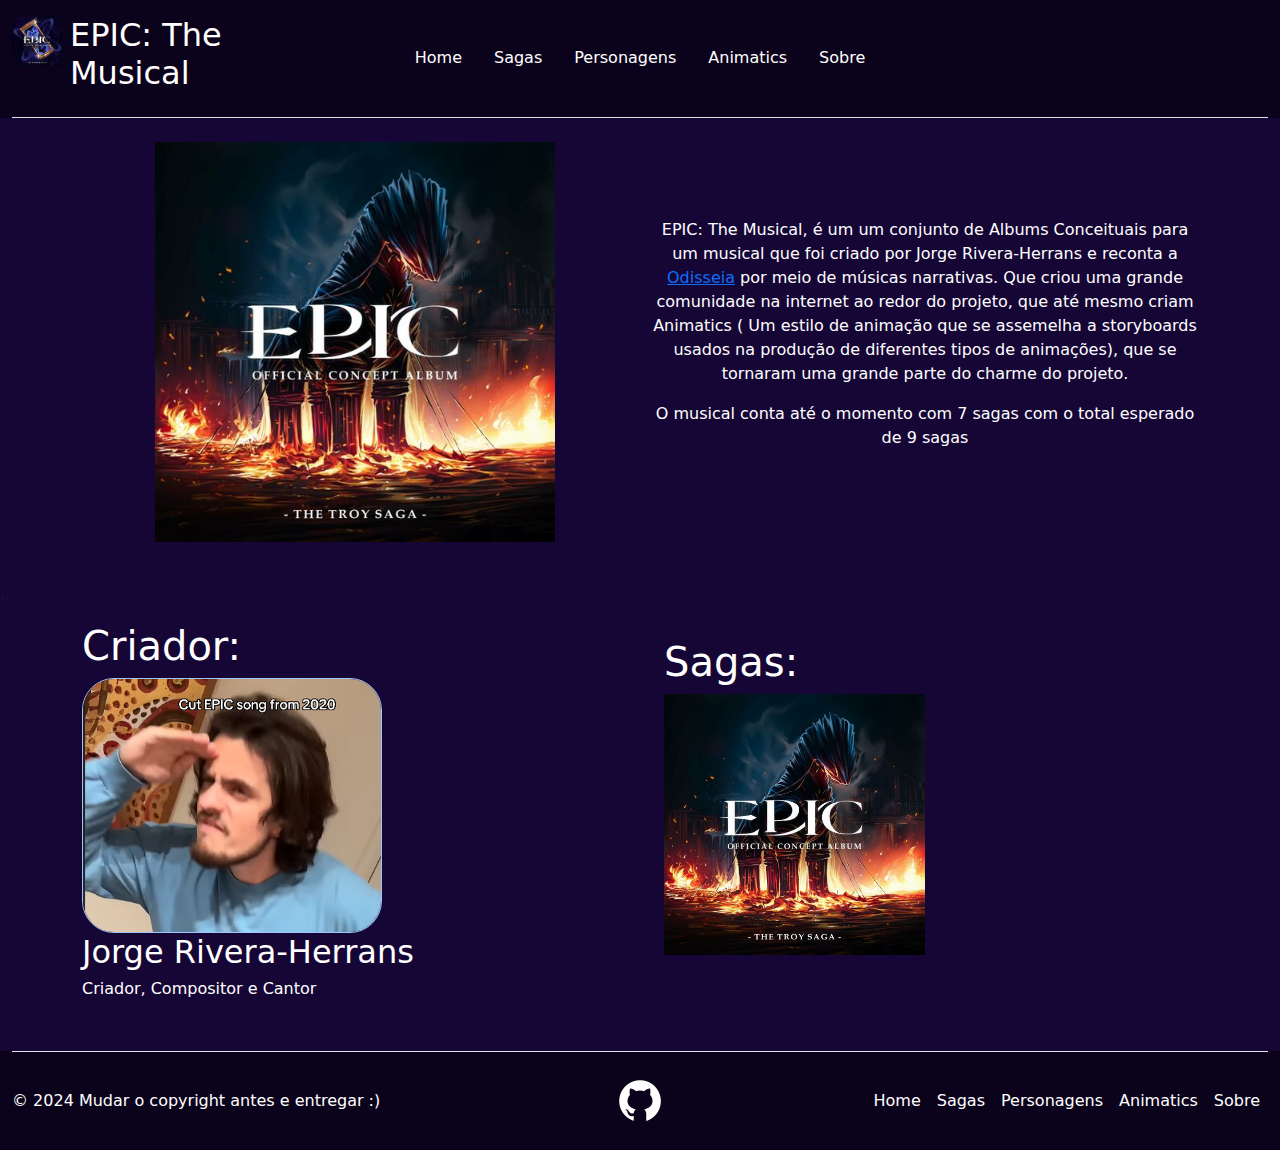
<file: index.html>
<!DOCTYPE html>
<html lang="en">
<head>
    <meta charset="UTF-8">
    <meta name="viewport" content="width=device-width, initial-scale=1.0">
    <link rel="stylesheet" href="css/bootstrap.min.css">
    <link rel="stylesheet" href="css/style.css">
    <title>Página sobre Epic :D</title>
</head>
<body>
    
  <div class="headerfooter container-fluid">
    <header class=" d-flex flex-wrap align-items-center justify-content-center justify-content-md-between py-3 mb-4 border-bottom">
      <div class="col-md-3 mb-2 mb-md-0">
        <a href="index.html" class="d-inline-flex link-body-emphasis text-decoration-none">
          <img width="50" height="50" src="imgs/wisdom.jpeg" alt="">
          <h2 class="px-2 text-white">EPIC: The Musical</h2>
        </a>
      </div>

      <ul class="nav col-12 col-md-auto mb-2 justify-content-center mb-md-0">
        <li><a href="index.html" class="nav-link px-90 text-white">Home</a></li>
        <li><a href="sagas.html" class="nav-link px-90 text-white">Sagas</a></li>
        <li><a href="personagens.html" class="nav-link px-90 text-white">Personagens</a></li>
        <li><a href="animatics.html" class="nav-link px-90 text-white">Animatics</a></li>
        <li><a href="sobre.html" class="nav-link px-90 text-white">Sobre</a></li>
      </ul>

      <div class="col-md-3 text-end">
      </div>
    </header>
  </div>


    <main>

      <div class="container text-center text-white">
        <div class="row">
          <div class="col">
            <img width="400" height="400" src="imgs/troy.png" alt="">
          </div>
          <div class="col texto">
            <p>EPIC: The Musical, é um um conjunto de Albums Conceituais para um musical que foi criado por Jorge Rivera-Herrans e reconta a <a href="https://pt.wikipedia.org/wiki/Odisseia">Odisseia</a> 
              por meio de músicas narrativas. Que criou uma grande comunidade na internet ao redor do projeto, que até mesmo criam Animatics 
              ( Um estilo de animação que se assemelha a storyboards usados na produção de diferentes tipos de animações), que se tornaram uma grande parte do charme do projeto.
            </p>

            <p>O musical conta até o momento com 7 sagas com o total esperado de 9 sagas</p>
          </div>
        </div>
      </div>

      <nav aria-label="breadcrumb">
        <ol class="breadcrumb">
          <li class="breadcrumb-item active" aria-current="page">.</li>
        </ol>
      </nav>

      <div class="container text-white">
        <div class="row">
          <div class="col">
            <div class="text-white justify-content-lg-start mx-auto">
              <h1>Criador:</h1>
              <img class=" img-fluid border border-primary-subtle rounded-5" width="300" height="300" src="imgs/jorge.png" alt="">
              <h2>Jorge Rivera-Herrans</h2>
              <h6>Criador, Compositor e Cantor</h6>
            </div>
          </div>
          <div class="col py-3">
            <div class="container">
              <a href="sagas.html" class="text-decoration-none text-white">
                <h1>Sagas:</h1>
                <div id="carouselExampleAutoplaying" class="carousel slide teste ali" data-bs-ride="carousel" data-bs-interval="5000">
                  <div class="carousel-inner">
                    <div class="carousel-item active">
                      <img src="imgs/troy.png" class="d-block w-50 " data-bs-interval="4000" alt="...">
                    </div>
                    <div class="carousel-item"  data-bs-interval="4000">
                      <img src="imgs/cyclops.png" class="d-block w-50"  alt="...">
                    </div>
                    <div class="carousel-item" data-bs-interval="4000">
                      <img src="imgs/ocean.png" class="d-block w-50" height="318"  alt="...">
                    </div>
                    <div class="carousel-item" data-bs-interval="4000">
                      <img src="imgs/circe.png" class="d-block w-50" height="318"  alt="...">
                    </div>
                    <div class="carousel-item" data-bs-interval="4000">
                      <img src="imgs/underworld.png" class="d-block w-50" height="318"  alt="...">
                    </div>
                    <div class="carousel-item" data-bs-interval="4000">
                      <img src="imgs/thunder.png" class="d-block w-50" height="318"  alt="...">
                    </div>
                    <div class="carousel-item" data-bs-interval="4000">
                      <img src="imgs/wisdom.png" class="d-block w-50" height="318"  alt="...">
                    </div>
                  </div>
                  </a>
            </div>
            
            </div>
          </div>
        </div>
      </div>
    </main>

    <div class=" headerfooter container-fluid ">
      <footer class="d-flex flex-wrap justify-content-between align-items-center py-4 my- border-top">
        <p class="col-md-4 mb-0 text-white">&copy; 2024 Mudar o copyright antes e entregar :)</p>
    
        <a href="https://github.com/eeRaike" class="col-md-4 d-flex align-items-center justify-content-center mb-3 mb-md-0 me-md-auto link-body-emphasis text-decoration-none">
          <img width="50" height="50" src="imgs/github.png" alt="">
        </a>
        
        

        <ul class="nav col-md-4 justify-content-end">
          
          <li class="nav-item"><a href="index.html" class="nav-link px-2 text-white">Home</a></li>
          <li class="nav-item"><a href="sagas.html" class="nav-link px-2 text-white">Sagas</a></li>
          <li class="nav-item"><a href="personagens.html" class="nav-link px-2 text-white">Personagens</a></li>
          <li class="nav-item"><a href="animatics.html" class="nav-link px-2 text-white">Animatics</a></li>
          <li class="nav-item"><a href="sobre.html" class="nav-link px-2 text-white">Sobre</a></li>
        </ul>
        
      </footer>
    </div>

    

    <script src="js/bootstrap.bundle.min.js"></script>
</body>
</html>
</file>
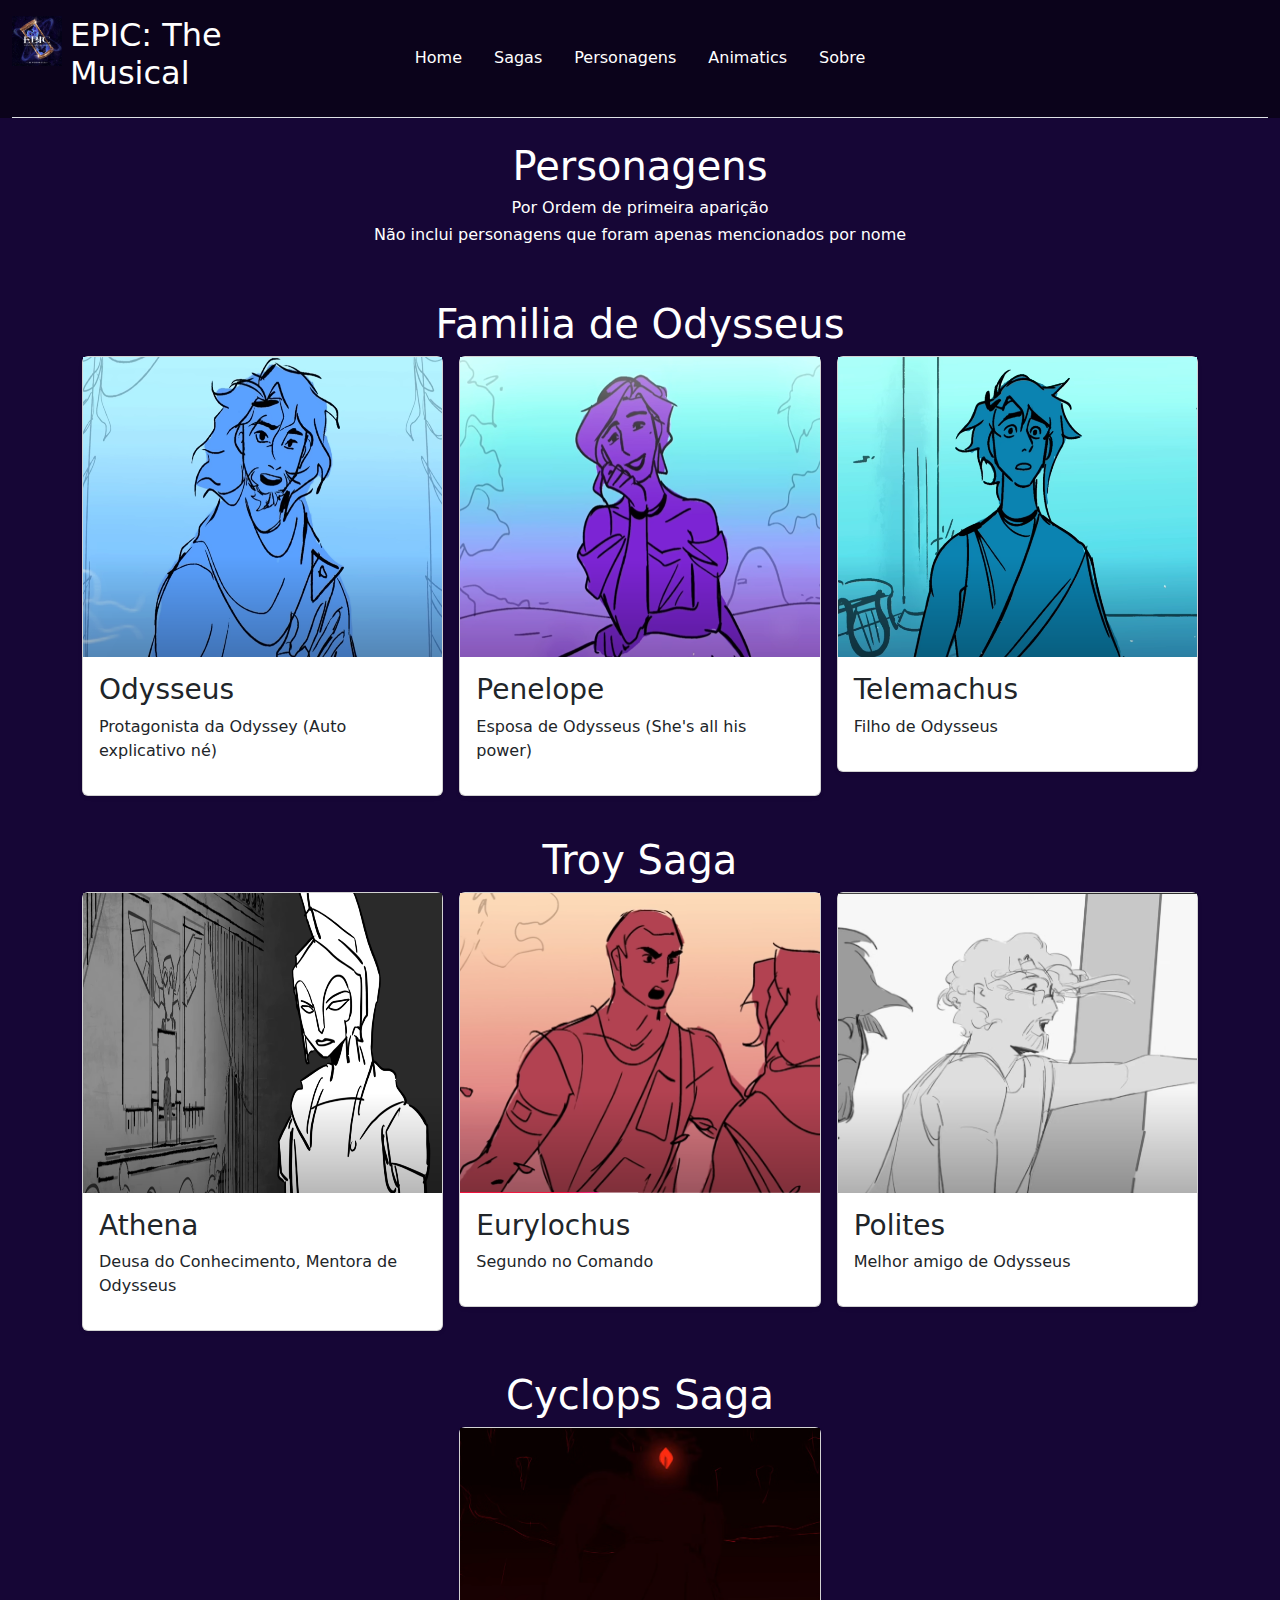
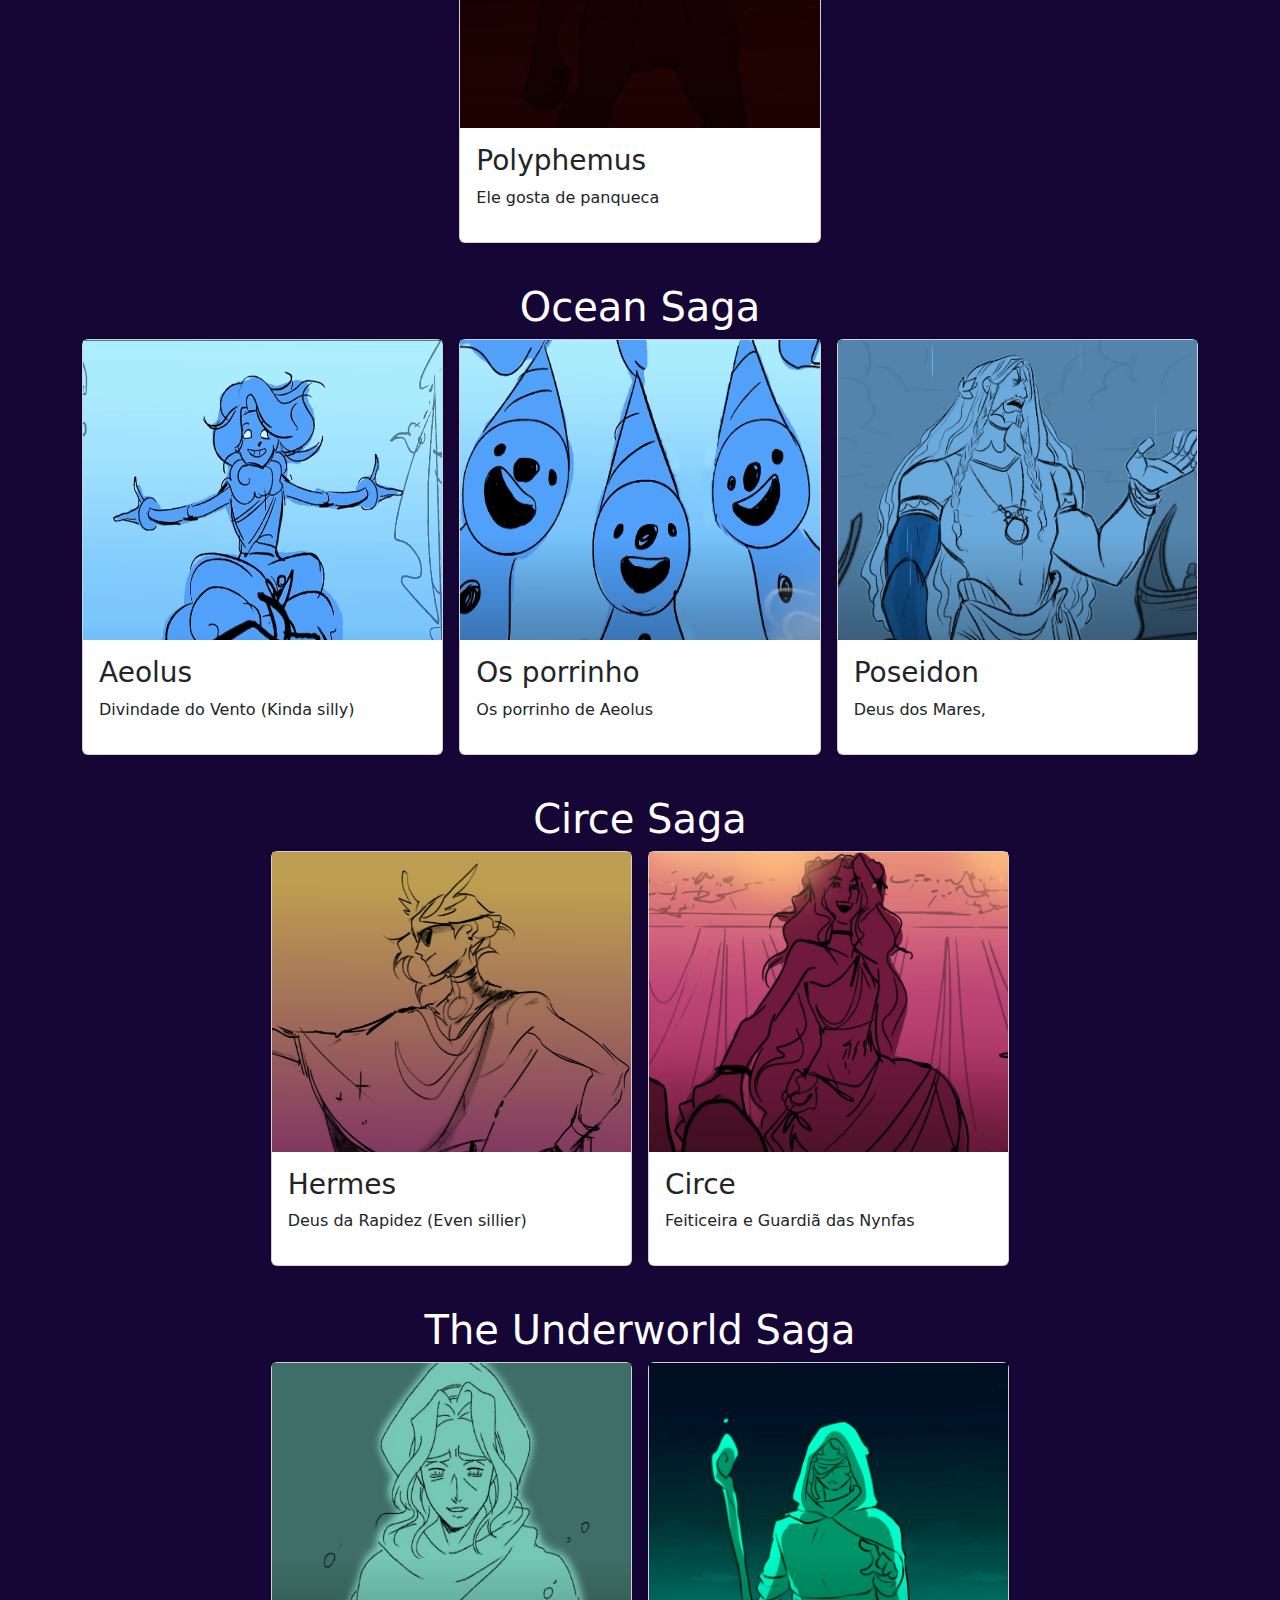
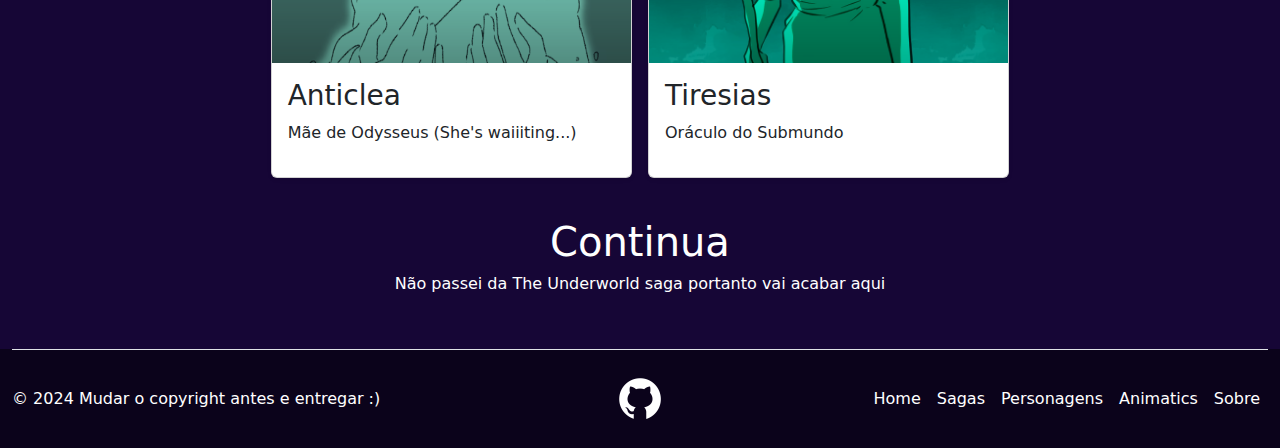
<file: personagens.html>
<!DOCTYPE html>
<html lang="en">
<head>
    <meta charset="UTF-8">
    <meta name="viewport" content="width=device-width, initial-scale=1.0">
    <link rel="stylesheet" href="css/bootstrap.min.css">
    <link rel="stylesheet" href="css/style.css">
    <title>Página sobre Epic :D</title>
</head>
<body>
    
  <div class="headerfooter container-fluid">
    <header class=" d-flex flex-wrap align-items-center justify-content-center justify-content-md-between py-3 mb-4 border-bottom">
      <div class="col-md-3 mb-2 mb-md-0">
        <a href="index.html" class="d-inline-flex link-body-emphasis text-decoration-none">
          <img width="50" height="50" src="imgs/wisdom.jpeg" alt="">
          <h2 class="px-2 text-white">EPIC: The Musical</h2>
        </a>
      </div>

      <ul class="nav col-12 col-md-auto mb-2 justify-content-center mb-md-0">
        <li><a href="index.html" class="nav-link px-90 text-white">Home</a></li>
        <li><a href="sagas.html" class="nav-link px-90 text-white">Sagas</a></li>
        <li><a href="personagens.html" class="nav-link px-90 text-white">Personagens</a></li>
        <li><a href="animatics.html" class="nav-link px-90 text-white">Animatics</a></li>
        <li><a href="sobre.html" class="nav-link px-90 text-white">Sobre</a></li>
      </ul>

      <div class="col-md-3 text-end">
      </div>
    </header>
  </div>

  <main>
    <h1 class="text-center text-white">Personagens</h1>
      <h6 class="text-center text-white">Por Ordem de primeira aparição</h6>
      <h6 class="text-center text-white">Não inclui personagens que foram apenas mencionados por nome</h6>
      
    <div class="album py-5">
      <div class="container">
        <div class="text-center text-white"><h1>Familia de Odysseus</h1></div>
        <div class="row row-cols-1 row-cols-sm-2 row-cols-md-3 g-3">
          <div class="col">
            <div class="card shadow-sm">
              <img src="imgs/odysseus.png" height="300" alt="">
              <div class="card-body">
                <h3 class="card-text">Odysseus</h3>
                <p>Protagonista da Odyssey (Auto explicativo né)</p>
                <div class="d-flex justify-content-between align-items-center">
                  <small class="text-body-secondary"></small>
                </div>
              </div>
            </div>
          </div>
          <div class="col">
            <div class="card shadow-sm">
              <img src="imgs/penelope.png" height="300" alt="">
              <div class="card-body">
                <h3 class="card-text">Penelope</h3>
                <p>Esposa de Odysseus (She's all his power)</p>
                <div class="d-flex justify-content-between align-items-center">
                  <small class="text-body-secondary"></small>
                </div>
              </div>
            </div>
          </div>
          <div class="col">
            <div class="card shadow-sm">
              <img src="imgs/Telemachus.png" height="300" alt="">
              <div class="card-body">
                <h3 class="card-text">Telemachus</h3>
                <p>Filho de Odysseus</p>
                <div class="d-flex justify-content-between align-items-center">
                  <small class="text-body-secondary"></small>
                </div>
              </div>
            </div>
          </div>
        </div>
      </div>
      <div class="container">
        <div class="text-center text-white"><h1>Troy Saga</h1></div>
        <div class="row row-cols-1 row-cols-sm-2 row-cols-md-3 g-3">
          <div class="col">
            <div class="card shadow-sm">
              <img src="imgs/Athena.png" height="300" alt="">
              <div class="card-body">
                <h3 class="card-text">Athena</h3>
                <p>Deusa do Conhecimento, Mentora de Odysseus</p>
                <div class="d-flex justify-content-between align-items-center">
                  <small class="text-body-secondary"></small>
                </div>
              </div>
            </div>
          </div>
          <div class="col">
            <div class="card shadow-sm">
              <img src="imgs/Eurylochus.png" height="300" alt="">
              <div class="card-body">
                <h3 class="card-text">Eurylochus</h3>
                <p>Segundo no Comando</p>
                <div class="d-flex justify-content-between align-items-center">
                  <small class="text-body-secondary"></small>
                </div>
              </div>
            </div>
          </div>
          <div class="col">
            <div class="card shadow-sm">
              <img src="imgs/Polites.png" height="300" alt="">
              <div class="card-body">
                <h3 class="card-text">Polites</h3>
                <p>Melhor amigo de Odysseus</p>
                <div class="d-flex justify-content-between align-items-center">
                  <small class="text-body-secondary"></small>
                </div>
              </div>
            </div>
          </div>
        </div>
      </div>
      <div class="container">
        <div class="text-center text-white"><h1>Cyclops Saga</h1></div>
        <div class="row row-cols-1 row-cols-sm-2 row-cols-md-3 g-3 justify-content-center">
          <div class="col">
            <div class="card shadow-sm">
              <img src="imgs/Polyphemus.png" height="300" alt="">
              <div class="card-body">
                <h3 class="card-text">Polyphemus</h3>
                <p>Ele gosta de panqueca</p>
                <div class="d-flex justify-content-between align-items-center">
                  <small class="text-body-secondary"></small>
                </div>
              </div>
            </div>
          </div>
        </div>
      </div>

      <div class="container">
        <div class="text-center text-white"><h1>Ocean Saga</h1></div>
        <div class="row row-cols-1 row-cols-sm-2 row-cols-md-3 g-3">
          <div class="col">
            <div class="card shadow-sm">
              <img src="imgs/Aeolus.png" height="300" alt="">
              <div class="card-body">
                <h3 class="card-text">Aeolus</h3>
                <p>Divindade do Vento (Kinda silly)</p>
                <div class="d-flex justify-content-between align-items-center">
                  <small class="text-body-secondary"></small>
                </div>
              </div>
            </div>
          </div>
          <div class="col">
            <div class="card shadow-sm">
              <img src="imgs/Os porrinho.png" height="300" alt="">
              <div class="card-body">
                <h3 class="card-text">Os porrinho</h3>
                <p>Os porrinho de Aeolus</p>
                <div class="d-flex justify-content-between align-items-center">
                  <small class="text-body-secondary"></small>
                </div>
              </div>
            </div>
          </div>
          <div class="col">
            <div class="card shadow-sm">
              <img src="imgs/PO-SEI-DON-PO-SEI-DON.png" height="300" alt="">
              <div class="card-body">
                <h3 class="card-text">Poseidon</h3>
                <p>Deus dos Mares, </p>
                <div class="d-flex justify-content-between align-items-center">
                  <small class="text-body-secondary"></small>
                </div>
              </div>
            </div>
          </div>
        </div>
      </div>

      <div class="container">
        <div class="text-center text-white"><h1>Circe Saga</h1></div>
        <div class="row row-cols-1 row-cols-sm-2 row-cols-md-3 g-3 justify-content-center"> 
          <div class="col">
            <div class="card shadow-sm">
              <img src="imgs/hermes2.png" height="300" alt="">
              <div class="card-body">
                <h3 class="card-text">Hermes</h3>
                <p>Deus da Rapidez (Even sillier)</p>
                <div class="d-flex justify-content-between align-items-center">
                  <small class="text-body-secondary"></small>
                </div>
              </div>
            </div>
          </div>
          <div class="col">
            <div class="card shadow-sm">
              <img src="imgs/Circepfp.png" height="300" alt="">
              <div class="card-body">
                <h3 class="card-text">Circe</h3>
                <p>Feiticeira e Guardiã das Nynfas</p>
                <div class="d-flex justify-content-between align-items-center">
                  <small class="text-body-secondary"></small>
                </div>
              </div>
            </div>
          </div>
          
        </div>
      </div>

      <div class="container">
        <div class="text-center text-white"><h1>The Underworld Saga</h1></div>
        <div class="row row-cols-1 row-cols-sm-2 row-cols-md-3 g-3 justify-content-center"> 
          <div class="col">
            <div class="card shadow-sm">
              <img src="imgs/mom.png" height="300" alt="">
              <div class="card-body">
                <h3 class="card-text">Anticlea</h3>
                <p>Mãe de Odysseus (She's waiiiting...)</p>
                <div class="d-flex justify-content-between align-items-center">
                  <small class="text-body-secondary"></small>
                </div>
              </div>
            </div>
          </div>
          <div class="col">
            <div class="card shadow-sm">
              <img src="imgs/Tiresias.png" height="300" alt="">
              <div class="card-body">
                <h3 class="card-text">Tiresias</h3>
                <p>Oráculo do Submundo</p>
                <div class="d-flex justify-content-between align-items-center">
                  <small class="text-body-secondary"></small>
                </div>
              </div>
            </div>
          </div>
          
        </div>
      </div>

      <h1 class="text-center text-white">Continua</h1>
      <h6 class="text-center text-white">Não passei da The Underworld saga portanto vai acabar aqui</h6>
    </div>

    


    
  </main>


  <div class=" headerfooter container-fluid ">
    <footer class="d-flex flex-wrap justify-content-between align-items-center py-4 my- border-top">
      <p class="col-md-4 mb-0 text-white">&copy; 2024 Mudar o copyright antes e entregar :)</p>
  
      <a href="https://github.com/eeRaike" class="col-md-4 d-flex align-items-center justify-content-center mb-3 mb-md-0 me-md-auto link-body-emphasis text-decoration-none">
        <img width="50" height="50" src="imgs/github.png" alt="">
      </a>
      
      
      <ul class="nav col-md-4 justify-content-end">
          
        <li class="nav-item"><a href="index.html" class="nav-link px-2 text-white">Home</a></li>
        <li class="nav-item"><a href="sagas.html" class="nav-link px-2 text-white">Sagas</a></li>
        <li class="nav-item"><a href="personagens.html" class="nav-link px-2 text-white">Personagens</a></li>
        <li class="nav-item"><a href="animatics.html" class="nav-link px-2 text-white">Animatics</a></li>
        <li class="nav-item"><a href="sobre.html" class="nav-link px-2 text-white">Sobre</a></li>
      </ul>
      
    </footer>
  </div>

  

  <script src="js/bootstrap.bundle.min.js"></script>
</body>
</html>
</file>
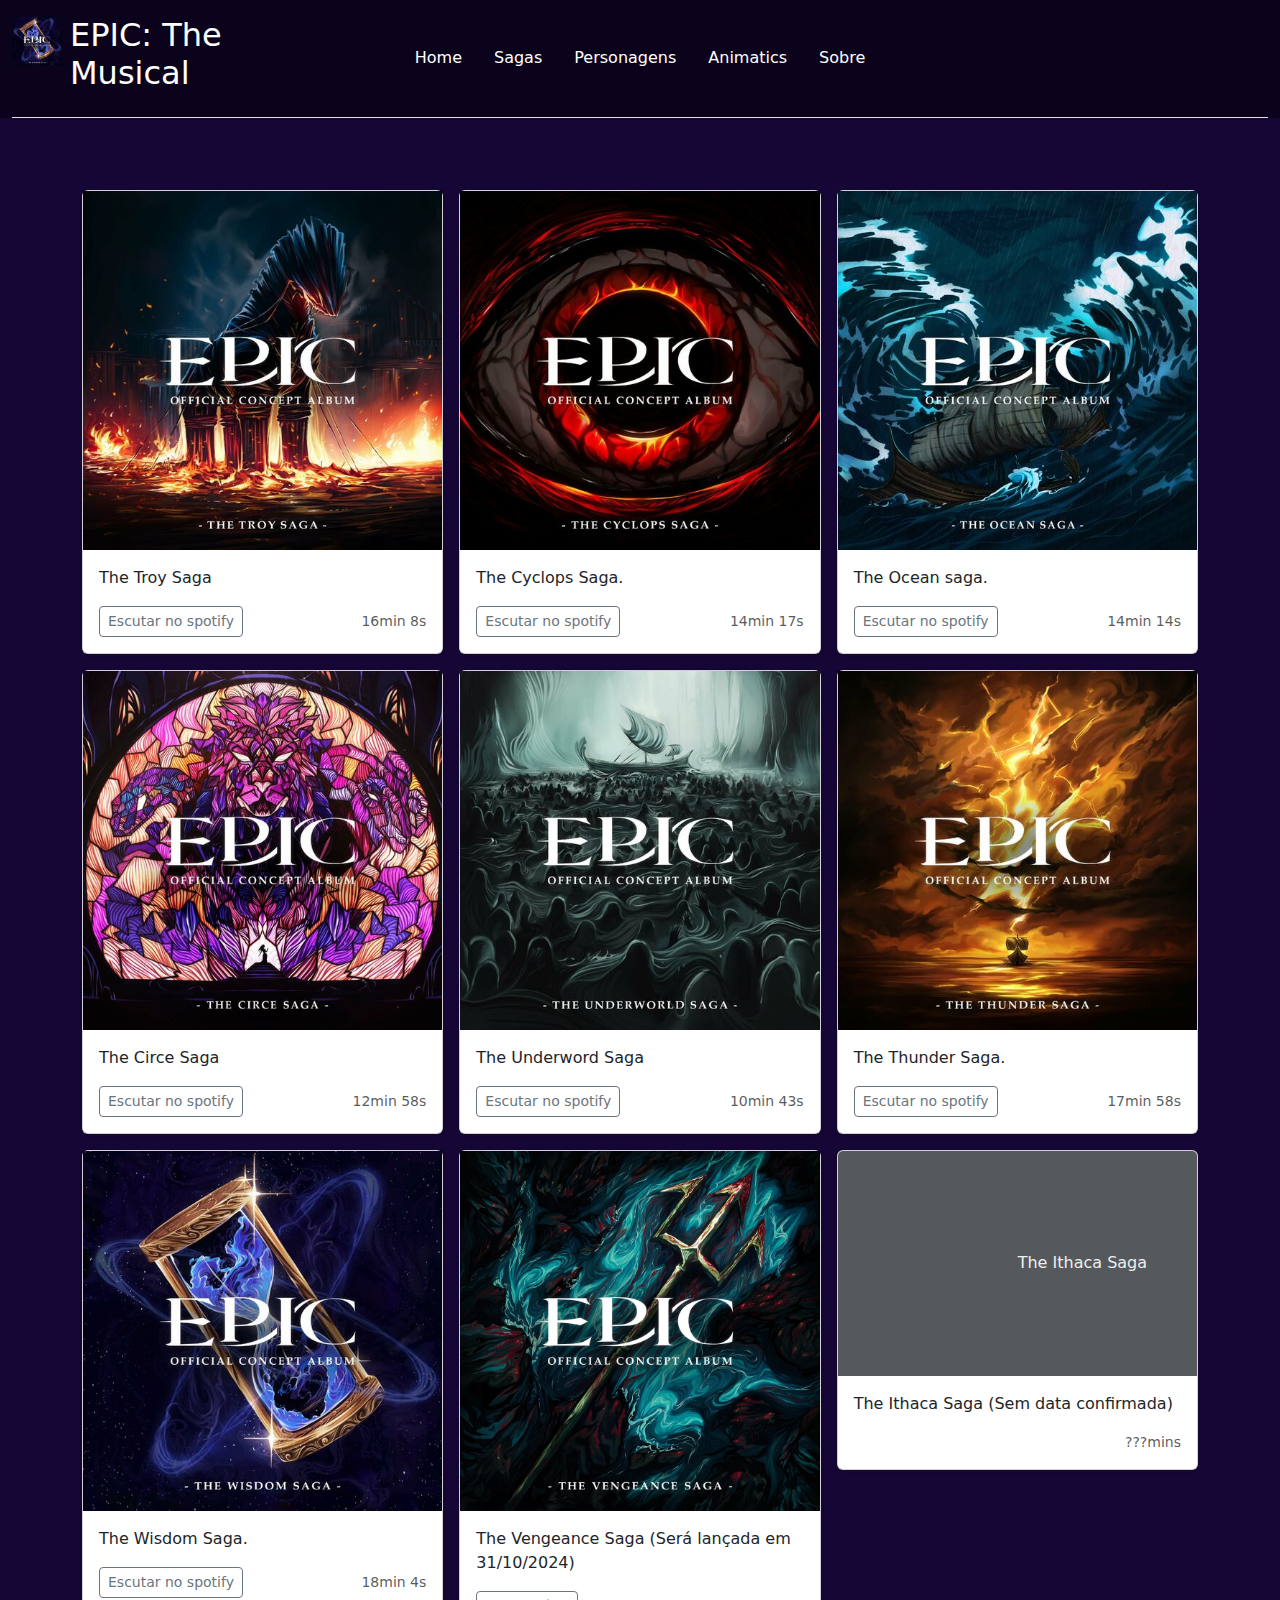
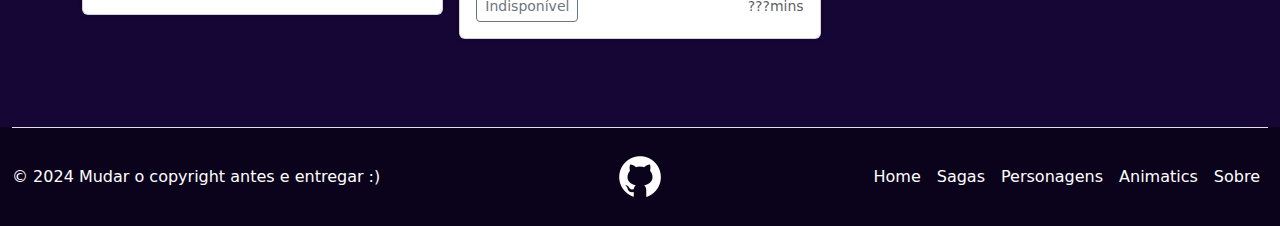
<file: sagas.html>
<!DOCTYPE html>
<html lang="en">
<head>
    <meta charset="UTF-8">
    <meta name="viewport" content="width=device-width, initial-scale=1.0">
    <link rel="stylesheet" href="css/bootstrap.min.css">
    <link rel="stylesheet" href="css/style.css">
    <title>Página sobre Epic :D</title>
</head>
<body>
    
  <div class="headerfooter container-fluid">
    <header class=" d-flex flex-wrap align-items-center justify-content-center justify-content-md-between py-3 mb-4 border-bottom">
      <div class="col-md-3 mb-2 mb-md-0">
        <a href="index.html" class="d-inline-flex link-body-emphasis text-decoration-none">
          <img width="50" height="50" src="imgs/wisdom.jpeg" alt="">
          <h2 class="px-2 text-white">EPIC: The Musical</h2>
        </a>
      </div>

      <ul class="nav col-12 col-md-auto mb-2 justify-content-center mb-md-0">
        <li><a href="index.html" class="nav-link px-90 text-white">Home</a></li>
        <li><a href="sagas.html" class="nav-link px-90 text-white">Sagas</a></li>
        <li><a href="personagens.html" class="nav-link px-90 text-white">Personagens</a></li>
        <li><a href="animatics.html" class="nav-link px-90 text-white">Animatics</a></li>
        <li><a href="sobre.html" class="nav-link px-90 text-white">Sobre</a></li>
      </ul>

      <div class="col-md-3 text-end">
      </div>
    </header>
  </div>

  <main>

    <div class="album py-5">
      <div class="container">
  
        <div class="row row-cols-1 row-cols-sm-2 row-cols-md-3 g-3">
          <div class="col">
            <div class="card shadow-sm">
              <img src="imgs/troy.png" alt="">
              <div class="card-body">
                <p class="card-text">The Troy Saga</p>
                <div class="d-flex justify-content-between align-items-center">
                  <div class="btn-group">

                    <a href="https://open.spotify.com/intl-pt/album/6SxVoqHzmrFnPno9DWedMj"><button type="button" class="btn btn-sm btn-outline-secondary">Escutar no spotify</button></a>
                   
                  </div>
                  <small class="text-body-secondary">16min 8s</small>
                </div>
              </div>
            </div>
          </div>
          <div class="col">
            <div class="card shadow-sm">
              <img src="imgs/cyclops.png" alt="">
              <div class="card-body">
                <p class="card-text">The Cyclops Saga.</p>
                <div class="d-flex justify-content-between align-items-center">
                  <div class="btn-group">

                    <a href="https://open.spotify.com/intl-pt/album/2W4RO0PnljszZbktVgqoIv"><button type="button" class="btn btn-sm btn-outline-secondary">Escutar no spotify</button></a>
                
                  </div>
                  <small class="text-body-secondary">14min 17s</small>
                </div>
              </div>
            </div>
          </div>
          <div class="col">
            <div class="card shadow-sm">
              <img src="imgs/ocean.png" alt="">
              <div class="card-body">
                <p class="card-text">The Ocean saga.</p>
                <div class="d-flex justify-content-between align-items-center">
                  <div class="btn-group">
                    <a href="https://open.spotify.com/intl-pt/album/6q6FBKPiH2waQezdzpxhuz"><button type="button" class="btn btn-sm btn-outline-secondary">Escutar no spotify</button></a>
                  </div>
                  <small class="text-body-secondary">14min 14s</small>
                </div>
              </div>
            </div>
          </div>
  
          <div class="col">
            <div class="card shadow-sm">
              <img src="imgs/circe.png" alt="">
              <div class="card-body">
                <p class="card-text">The Circe Saga</p>
                <div class="d-flex justify-content-between align-items-center">
                  <div class="btn-group">
                    <a href="https://open.spotify.com/intl-pt/album/5a3uE0AyEWhLumIHo9WkWN"><button type="button" class="btn btn-sm btn-outline-secondary">Escutar no spotify</button></a>
                  </div>
                  <small class="text-body-secondary">12min 58s</small>
                </div>
              </div>
            </div>
          </div>
          <div class="col">
            <div class="card shadow-sm">
              <img src="imgs/underworld.png" alt="">
              <div class="card-body">
                <p class="card-text">The Underword Saga</p>
                <div class="d-flex justify-content-between align-items-center">
                  <div class="btn-group">
                    <a href="https://open.spotify.com/intl-pt/album/1JjlC7lq1Oq8KCFybHRnIH"><button type="button" class="btn btn-sm btn-outline-secondary">Escutar no spotify</button></a>
                  </div>
                  <small class="text-body-secondary">10min 43s</small>
                </div>
              </div>
            </div>
          </div>
          <div class="col">
            <div class="card shadow-sm">
              <img src="imgs/thunder.png" alt="">
              <div class="card-body">
                <p class="card-text">The Thunder Saga.</p>
                <div class="d-flex justify-content-between align-items-center">
                  <div class="btn-group">
                    <a href="https://open.spotify.com/intl-pt/album/0DsMhU0ERzMt6xvtGpgXvW"><button type="button" class="btn btn-sm btn-outline-secondary">Escutar no spotify</button></a>
                  </div>
                  <small class="text-body-secondary">17min 58s</small>
                </div>
              </div>
            </div>
          </div>
  
          <div class="col">
            <div class="card shadow-sm">
              <img src="imgs/wisdom.png" alt="">
              <div class="card-body">
                <p class="card-text">The Wisdom Saga.</p>
                <div class="d-flex justify-content-between align-items-center">
                  <div class="btn-group">
                    <a href="https://open.spotify.com/intl-pt/album/5IaGIT4jt1J2JAXrOBPPck"><button type="button" class="btn btn-sm btn-outline-secondary">Escutar no spotify</button></a>
                  </div>
                  <small class="text-body-secondary">18min 4s</small>
                </div>
              </div>
            </div>
          </div>
          <div class="col">
            <div class="card shadow-sm">
              <img src="imgs/Vengeance.png" alt="">
              <div class="card-body">
                <p class="card-text">The Vengeance Saga (Será lançada em 31/10/2024)</p>
                <div class="d-flex justify-content-between align-items-center">
                  <div class="btn-group">
                    <a href="#"><button type="button" class="btn btn-sm btn-outline-secondary">Indisponível</button></a>
                  </div>
                  <small class="text-body-secondary">???mins</small>
                </div>
              </div>
            </div>
          </div>
          <div class="col">
            <div class="card shadow-sm">
              <svg class="bd-placeholder-img card-img-top" width="100%" height="225" xmlns="http://www.w3.org/2000/svg" role="img" aria-label="Placeholder: Thumbnail" preserveAspectRatio="xMidYMid slice" focusable="false"><title>Placeholder</title><rect width="100%" height="100%" fill="#55595c"/><text x="50%" y="50%" fill="#eceeef" dy=".3em">The Ithaca Saga</text></svg>
              <div class="card-body">
                <p class="card-text">The Ithaca Saga (Sem data confirmada)</p>
                <div class="d-flex justify-content-between align-items-center">
                  <div class="btn-group">
                  
                  </div>
                  <small class="text-body-secondary">???mins</small>
                </div>
              </div>
            </div>
          </div>
        </div>
      </div>
    </div>



    
  </main>


  <div class=" headerfooter container-fluid ">
    <footer class="d-flex flex-wrap justify-content-between align-items-center py-4 my- border-top">
      <p class="col-md-4 mb-0 text-white">&copy; 2024 Mudar o copyright antes e entregar :)</p>
  
      <a href="https://github.com/eeRaike" class="col-md-4 d-flex align-items-center justify-content-center mb-3 mb-md-0 me-md-auto link-body-emphasis text-decoration-none">
        <img width="50" height="50" src="imgs/github.png" alt="">
      </a>
      
      

      <ul class="nav col-md-4 justify-content-end">
          
        <li class="nav-item"><a href="index.html" class="nav-link px-2 text-white">Home</a></li>
        <li class="nav-item"><a href="sagas.html" class="nav-link px-2 text-white">Sagas</a></li>
        <li class="nav-item"><a href="personagens.html" class="nav-link px-2 text-white">Personagens</a></li>
        <li class="nav-item"><a href="animatics.html" class="nav-link px-2 text-white">Animatics</a></li>
        <li class="nav-item"><a href="sobre.html" class="nav-link px-2 text-white">Sobre</a></li>
      </ul>
      
    </footer>
  </div>

  

  <script src="js/bootstrap.bundle.min.js"></script>
</body>
</html>
</file>
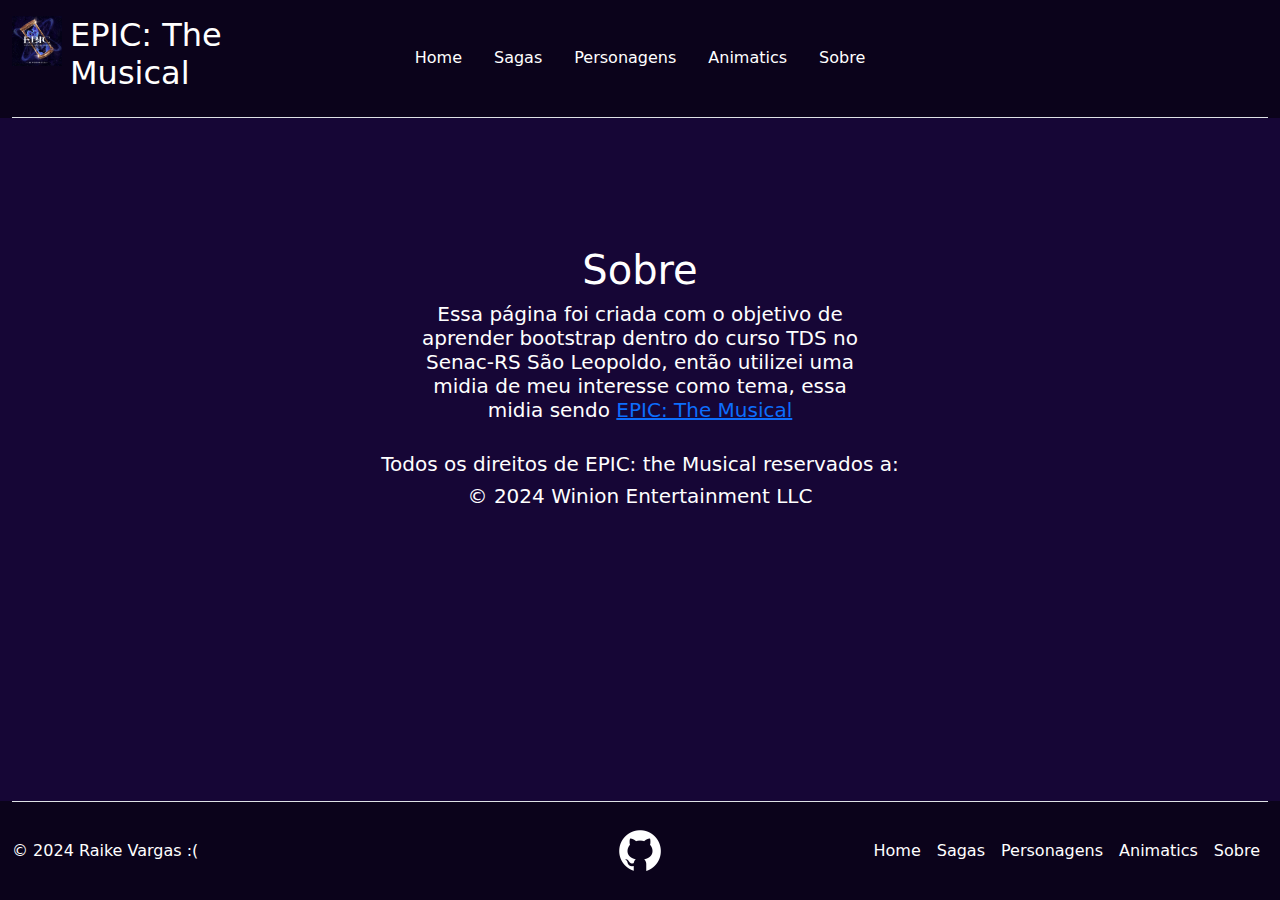
<file: sobre.html>
<!DOCTYPE html>
<html lang="en">
<head>
    <meta charset="UTF-8">
    <meta name="viewport" content="width=device-width, initial-scale=1.0">
    <link rel="stylesheet" href="css/bootstrap.min.css">
    <link rel="stylesheet" href="css/style.css">
    <title>Página sobre Epic :D</title>
</head>
<body>

    <div class="headerfooter container-fluid">
        <header class=" d-flex flex-wrap align-items-center justify-content-center justify-content-md-between py-3 mb-4 border-bottom">
          <div class="col-md-3 mb-2 mb-md-0">
            <a href="index.html" class="d-inline-flex link-body-emphasis text-decoration-none">
              <img width="50" height="50" src="imgs/wisdom.jpeg" alt="">
              <h2 class="px-2 text-white">EPIC: The Musical</h2>
            </a>
          </div>
    
          <ul class="nav col-12 col-md-auto mb-2 justify-content-center mb-md-0">
            <li><a href="index.html" class="nav-link px-90 text-white">Home</a></li>
            <li><a href="sagas.html" class="nav-link px-90 text-white">Sagas</a></li>
            <li><a href="personagens.html" class="nav-link px-90 text-white">Personagens</a></li>
            <li><a href="animatics.html" class="nav-link px-90 text-white">Animatics</a></li>
            <li><a href="sobre.html" class="nav-link px-90 text-white">Sobre</a></li>
          </ul>
    
          <div class="col-md-3 text-end">
          </div>
        </header>
      </div>

          <main>
            <div class="adgauy container"> 
                <h1 class="text-center text-white">Sobre</h1>
                <h5 class="asgdkah17uh text-center text-white">Essa página foi criada com o objetivo de aprender bootstrap dentro do curso TDS no Senac-RS São Leopoldo,
                   então utilizei uma midia de meu interesse como tema, essa midia sendo <a href="https://open.spotify.com/playlist/3sdEH7HfFE3d4xry5RnnLr?si=5WvLq_J6TMmoz2iabdaENw">
                  EPIC: The Musical</a>
                   </h5>
                   
                  <h5 class="ytytasfdyag text-center text-white">Todos os direitos de EPIC: the Musical reservados a:</h5>
                  <h5 class="text-center text-white">© 2024 Winion Entertainment LLC</h5>
            </div>
           
          </main>

          <div class=" headerfooter container-fluid fixed-bottom ">
            <footer class="d-flex flex-wrap justify-content-between align-items-center py-4 my- border-top">
              <p class="col-md-4 mb-0 text-white">&copy; 2024 Raike Vargas :(</p>
          
              <a href="https://github.com/eeRaike" class="col-md-4 d-flex align-items-center justify-content-center mb-3 mb-md-0 me-md-auto link-body-emphasis text-decoration-none">
                <img width="50" height="50" src="imgs/github.png" alt="">
              </a>
              
              
      
              <ul class="nav col-md-4 justify-content-end">
          
                <li class="nav-item"><a href="index.html" class="nav-link px-2 text-white">Home</a></li>
                <li class="nav-item"><a href="sagas.html" class="nav-link px-2 text-white">Sagas</a></li>
                <li class="nav-item"><a href="personagens.html" class="nav-link px-2 text-white">Personagens</a></li>
                <li class="nav-item"><a href="animatics.html" class="nav-link px-2 text-white">Animatics</a></li>
                <li class="nav-item"><a href="sobre.html" class="nav-link px-2 text-white">Sobre</a></li>
              </ul>
              
            </footer>
          </div>
    
</body>
</html>
</file>
<file: css/style.css>
body {

background-color: rgb(22, 6, 54);

}


body .headerfooter {


    background-color: rgb(11, 3, 27);

}



.as87d6 {

    display: flex;
    flex-direction: column;


}


.texto {

    display: flex;
    flex-direction: column;
    justify-content: center;


}


.center{
margin-left: auto;
margin-right: auto;
}

.teste{
    margin-bottom: 15px;
}

.ocean{

    margin-top: 50px;
    margin-bottom: 50px;

}

.container {

    margin-bottom: 40px;


}

.spoilerbase{

    color: rgba(255, 255, 255, 0.01);
    background-color:rgb(11, 3, 27);
    

}

.spoiler:hover{
    color: rgb(255, 255, 255);
    background-color: rgba(0, 0, 0, 0);
  }


.asgdkah17uh{


    margin-left: 30%;
    margin-right: 30%;

}

.adgauy{

    margin-top: 10%;


}


.ytytasfdyag{

    margin-top: 30px;

}
</file>
